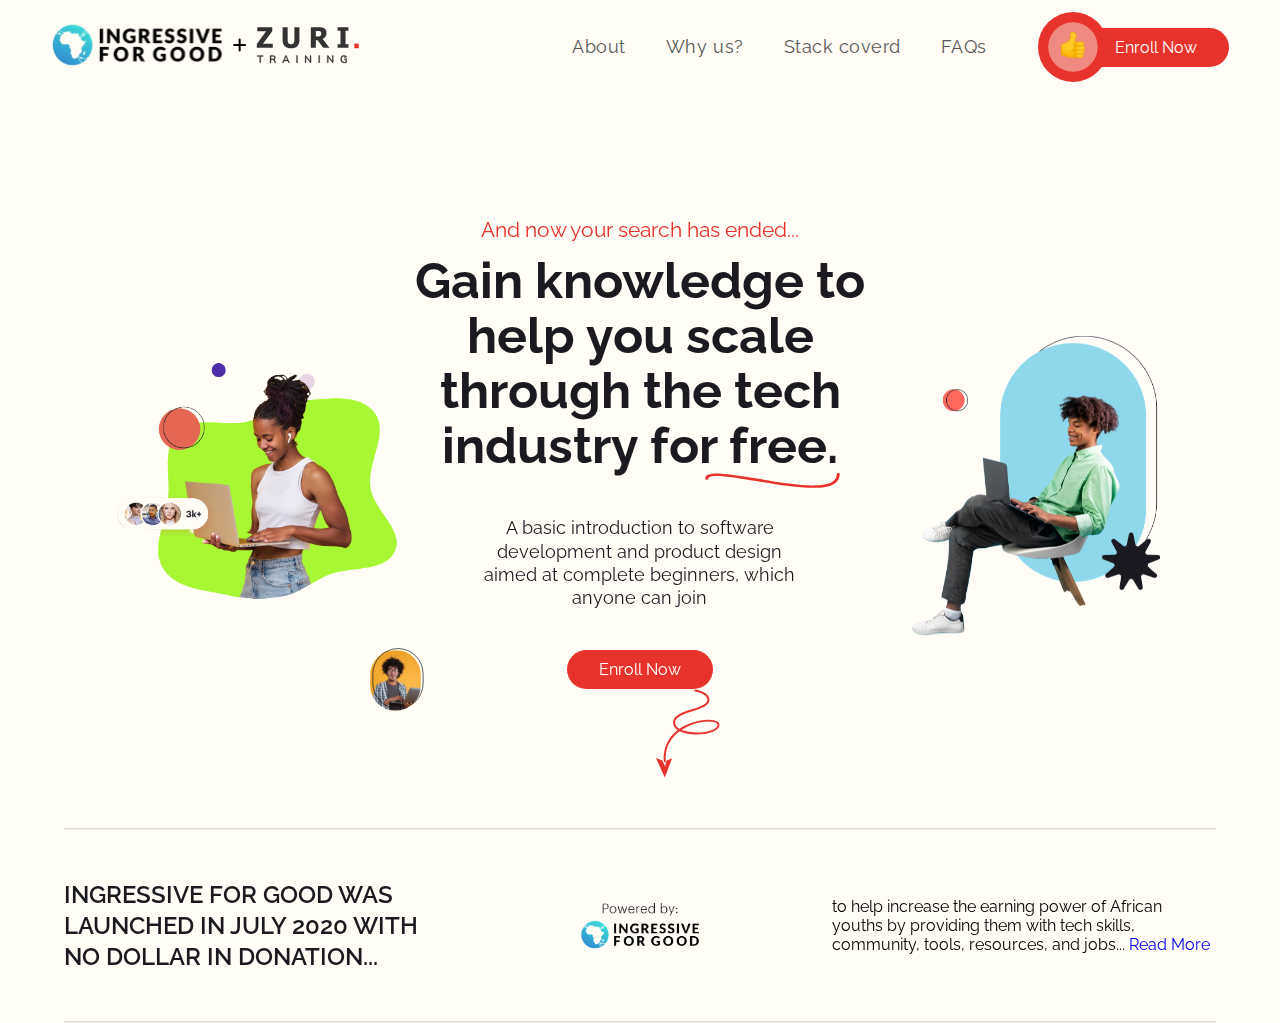
<file: training.html>
<!DOCTYPE html>
<html lang="en">
<head>
    <meta charset="UTF-8">
    <meta http-equiv="X-UA-Compatible" content="IE=edge">
    <meta name="viewport" content="width=device-width, initial-scale=1.0">
    <link rel="stylesheet" href="train.css">
    <link href="https://fonts.googleapis.com/css2?family=Raleway:wght@400;700&display=swap" rel="stylesheet"></head>
<body>
    <header>
        <div class="container">
            <div class="nav-container">
                <div class="nav-content">
                    <a href="#">
                        <img src="tPage-image/logo.svg" alt="Logo img" class="logox">
                        <span></span>
                    </a>
                    <div class="nav-option flex">
                        <a href="#about" class="btn-opn sty">About</a>
                        <a href="#why-us" class="btn-opn sty">Why us?</a>
                        <a href="#stack" class="btn-opn sty">Stack coverd</a>
                        <a href="#faq" class="btn-opn sty ext">FAQs</a>
                        <div class="enroll-btn flex">
                            <a href="#enroll">
                                <img src="tPage-image/thumbs.png" alt="tumbs" class="thumbs">
                            </a>

                            <a href="#" class="enr-btn">Enroll Now</a>
                        </div>
                    </div>
                </div>
            </div>
        </div>
    </header>

    <main>
        <div class="container flex m-contain">
            <div class="wrapper">
                <div class="image-holder flex pad">
                    <img src="tPage-image/lady1.png" class="lady1" alt="">
                </div>
                <div class="text-holder pad">
                    <p class="small-cap">And now your search has ended...</p>
                    <p class="big-cap">Gain knowledge to help you scale through the tech industry for free.</p>
                    <div class="wire">
                        <img src="tPage-image/line.svg" class="line" alt="">
                    </div>
                    <p class="capb">A basic introduction to software development and product design aimed at complete beginners, which anyone can join</p>
                    <div class="center">
                        <a href="#" class="enr-btn">
                            Enroll Now
                        </a>
                    </div>
                    <div class="deco center">
                        <img src="tPage-image/section1wire.svg" class="wire2" alt="">
                    </div>
                    <img src="tPage-image/maleface.svg" class="mface" alt="">
                </div>
                <div class="image-holder flex pad">
                    <img src="tPage-image/male1.png" class="male1" alt="">
                </div>
            </div>
        </div>
    </main>

    <div class="about">
        <hr class="hr-line">
        <div class="flex">
            <p class="abt-cap wdt">INGRESSIVE FOR GOOD WAS LAUNCHED IN JULY 2020 WITH NO DOLLAR IN DONATION...</p>
            <div class="img-cap wdt">
                <div class="img-hold">
                    <img src="tPage-image/ingresive.png" alt="">
                </div>
            </div>
            <div class="chk wdt">
                <p>to help increase the earning power of African youths by providing them with tech skills, community, tools, resources, and jobs... <a href="#">Read More</a></p>
            </div>
        </div>
        <hr class="hr-line">
    </div>
</body>
</html>
</file>
<file: train.css>
*{
    box-sizing: border-box;
    background-color: rgb(255, 253, 245);
}

body {
    font-family: 'Raleway', sans-serif;
    width: 90%;
    max-width: 1440px;
    margin: 0 auto;
}

a {
    text-decoration: none;
}

img {
    /* width: 100%; */
}

header {
    transition: box-shadow 300ms cubic-bezier(0.4, 0, 0.2, 1) 0ms;
    /* box-shadow: rgb(0 0 0 / 20%) 0px 2px 4px -1px, rgb(0 0 0 / 14%) 0px 4px 5px 0px, rgb(0 0 0 / 12%) 0px 1px 10px 0px; */
    display: flex;
    flex-direction: column;
    width: 100%;
    box-sizing: border-box;
    flex-shrink: 0;
    position: fixed;
    z-index: 1100;
    top: 0px;
    padding: 15px 0;
    left: auto;
    right: 0px;
    background-color: #fffdf5;
    color: rgb(255, 255, 255);
}

.container {
    width: 92%;
    margin: auto;
}

.nav-container {
    position: relative;
    display: flex;
    align-items: center;
}

.nav-content {
    margin: auto;
    color: rgb(0, 0, 0);
    display: flex;
    max-width: 1440px;
    width: 100%;
    justify-content: space-between;
    height: 40px;
    align-items: center;
}

.logox{
    width: 308px;
}

.flex {
    display: flex;
    align-items: center;
}

.btn-opn {
    display: inline-flex;
    align-items: center;
    justify-content: center;
    position: relative;
    cursor: pointer;
    margin-right: 1.5rem;
    vertical-align: middle;
    /* text-decoration: none; */
    letter-spacing: 0.02857em;
    padding: 6px 8px;
    transition: background-color 250ms cubic-bezier(0.4, 0, 0.2, 1) 0ms, box-shadow 250ms cubic-bezier(0.4, 0, 0.2, 1) 0ms, border-color 250ms cubic-bezier(0.4, 0, 0.2, 1) 0ms, color 250ms cubic-bezier(0.4, 0, 0.2, 1) 0ms;
}

.ext {
    margin-right: 5.5rem;
}

.sty {
    background-color: transparent;
    color: #585757;
    font-size: 18px;
    font-style: normal;
    font-weight: 400;
    line-height: 24px;
}

.thumbs {
    background-color: #e7332b;
    border-radius: 100px;
    margin-left: -45px;
    margin-top: -35px;
    padding: 10px;
    position: absolute;
    width: 70px;
}

.enr-btn {
    background: #e7332b;
    border-radius: 71px;
    color: #fff;
    padding: 10px 32px;
}

/* ///////////////////////// MAIN ///////////////// */

.m-contain{
    max-width: 1440px;
    padding-top: 200px;
}
.wrapper{
    display: flex;
    margin-left: -16px;
    text-align: center;
}

.image-holder {
    flex-basis: 350px;
}

.pad {
    padding: 16px 0 0 16px ;
}
.lady1 {
    mix-blend-mode: darken;
    width: 125%;
}

.male1 {
    width: 100%;
}
.small-cap {
    color: #e7332b;
    font-size: 21px;
    font-style: normal;
    font-weight: 400;
    line-height: 130%;
    text-align: center;
    margin: 0;
}
.big-cap {
    color: #1b1a20;
    font-size: 50px;
    /* font-style: normal; */
    font-weight: 700;
    line-height: 110%;
    padding-top: 10px;
    text-align: center;
    margin: 0;
}

.wire {
    display: flex;
    justify-content: right;
    margin-right: 50px;
    margin-bottom: 28px;
}
.line {
    width: 30%;

}
.text-holder {
    flex-basis: 650px;
}

.capb {
    color: #1b1a20;
    font-size: 18px;
    line-height: 130%;
    margin: auto;
    padding-bottom: 40px;
    width: 68%;
}
.center {
    display: flex;
    justify-content: center;
}
.deco {
    justify-content: end;
    margin-right: 170px;
}
.wire2 {
    width: 20%;
}
.mface {
    margin-left: -270px;
    margin-top: -130px;
    max-width: 1440px;
    position: absolute;
    width: 54px;
}

.about {
    margin-top: 50px;
}

.hr-line {
    border-color: rgba(0, 0, 0, 0.12);
    padding: 0;
    margin: 0;
}
.wdt {
    width: 100%;
}
.img-hold {
    display: flex;
    justify-content: center;
}
.img-hold img {
    width: 55%;
}

.abt-cap {
    color: #1b1a20;
    font-size: 24px;
    font-weight: 600;
    line-height: 130%;
}
/* ************************ RESPONSIVENESS ***************** */
@media (min-width: 1200px){
.image-holder {
    /* flex-basis: 25%; */
    flex-grow: 0;
    max-width: 25%;
    }

.text-holder {
    /* flex-basis: 50%; */
    max-width: 50%;
    flex-grow: 0;
}
}

@media (min-width: 900px){
.image-holder, .text-holder {
    /* flex-basis: 100%; */
    flex-grow: 0;
    max-width: 100%;
    }
}


@media (min-width: 600px){
    .nav-container{
        min-height: 64px;
    }
}
</file>
